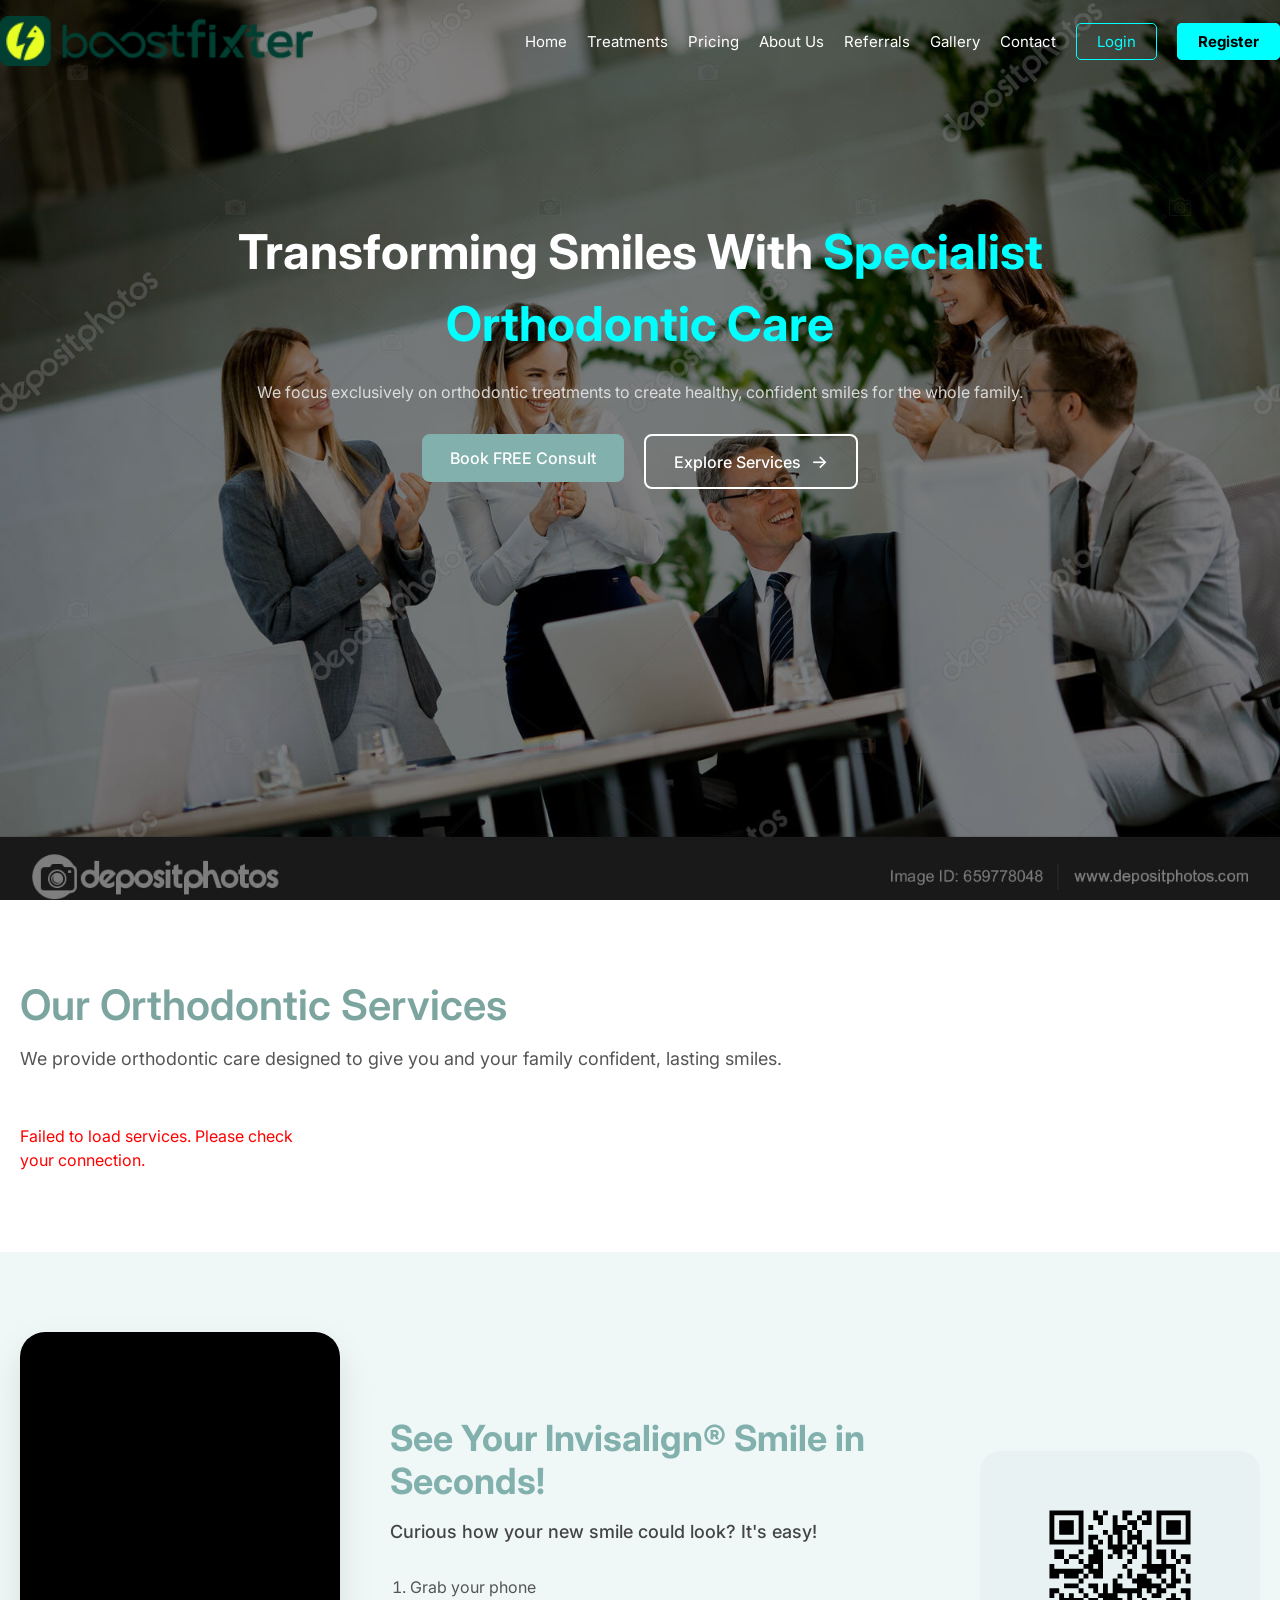
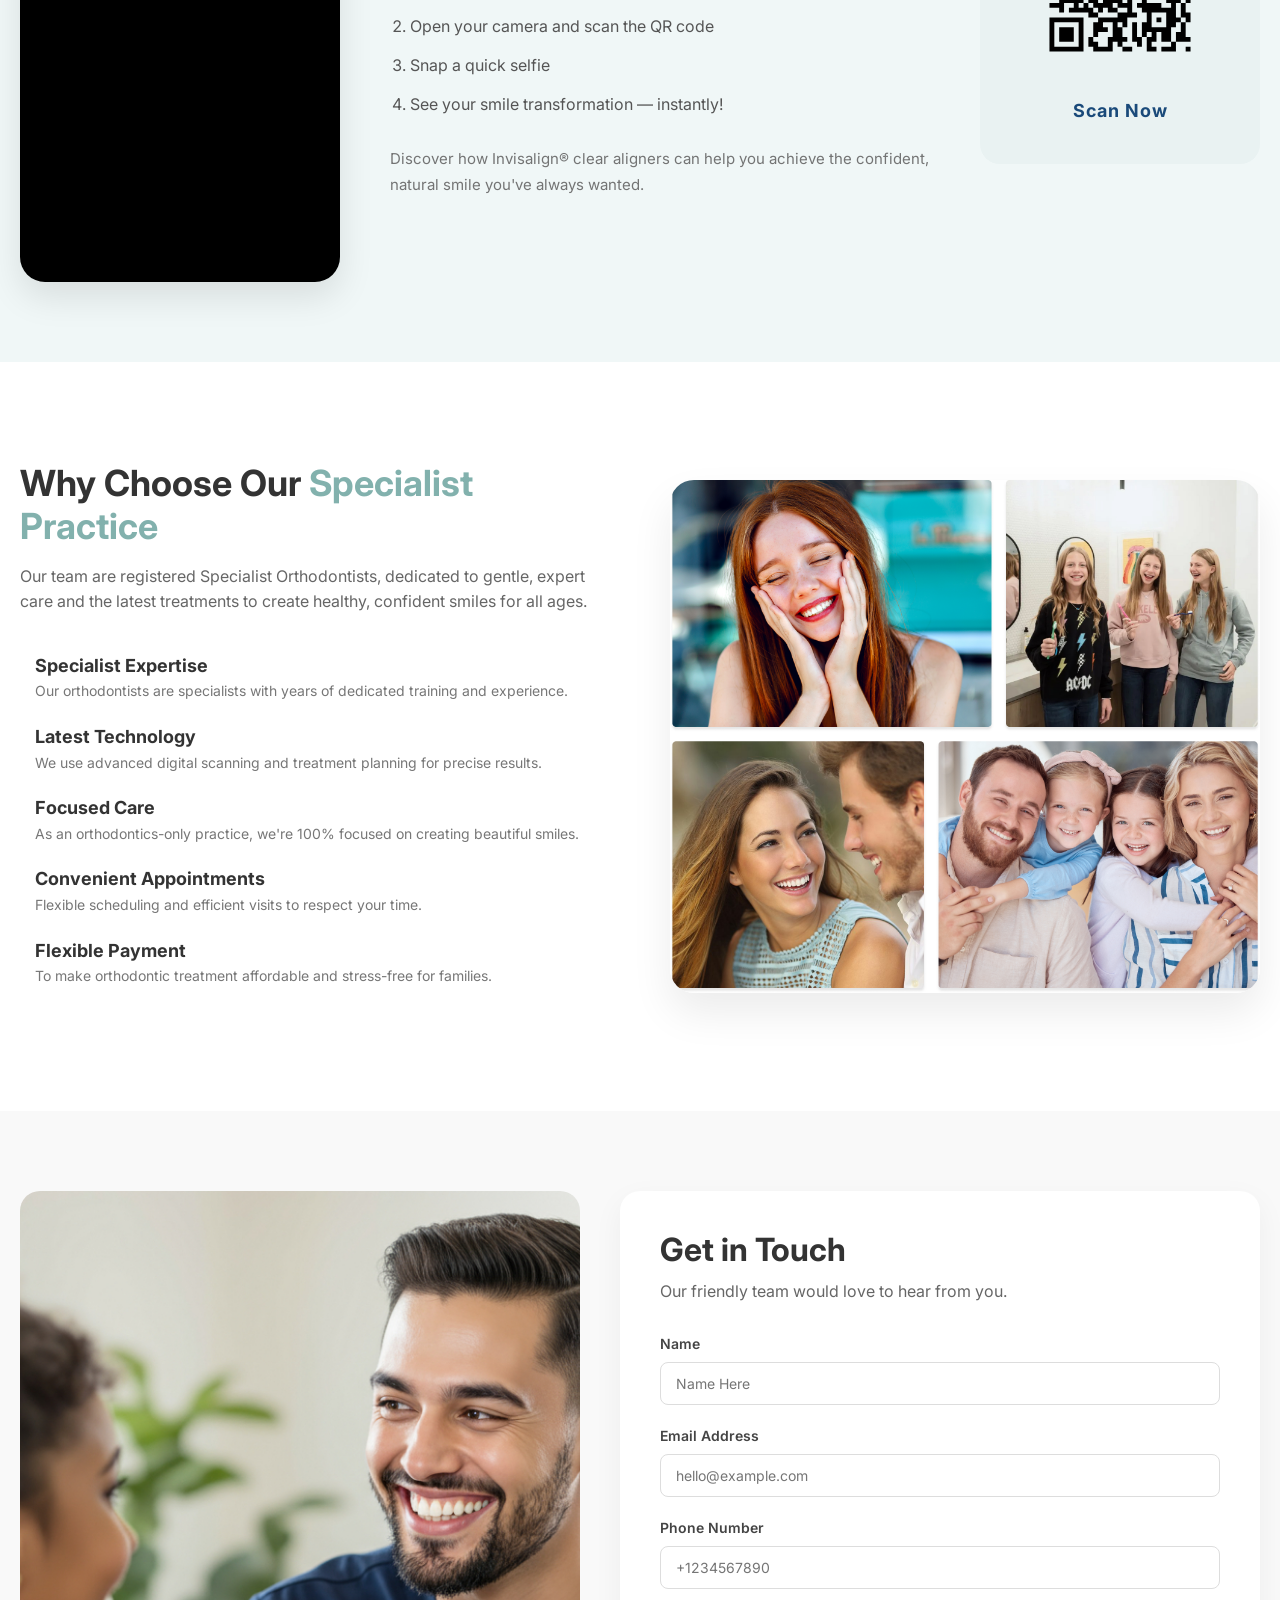
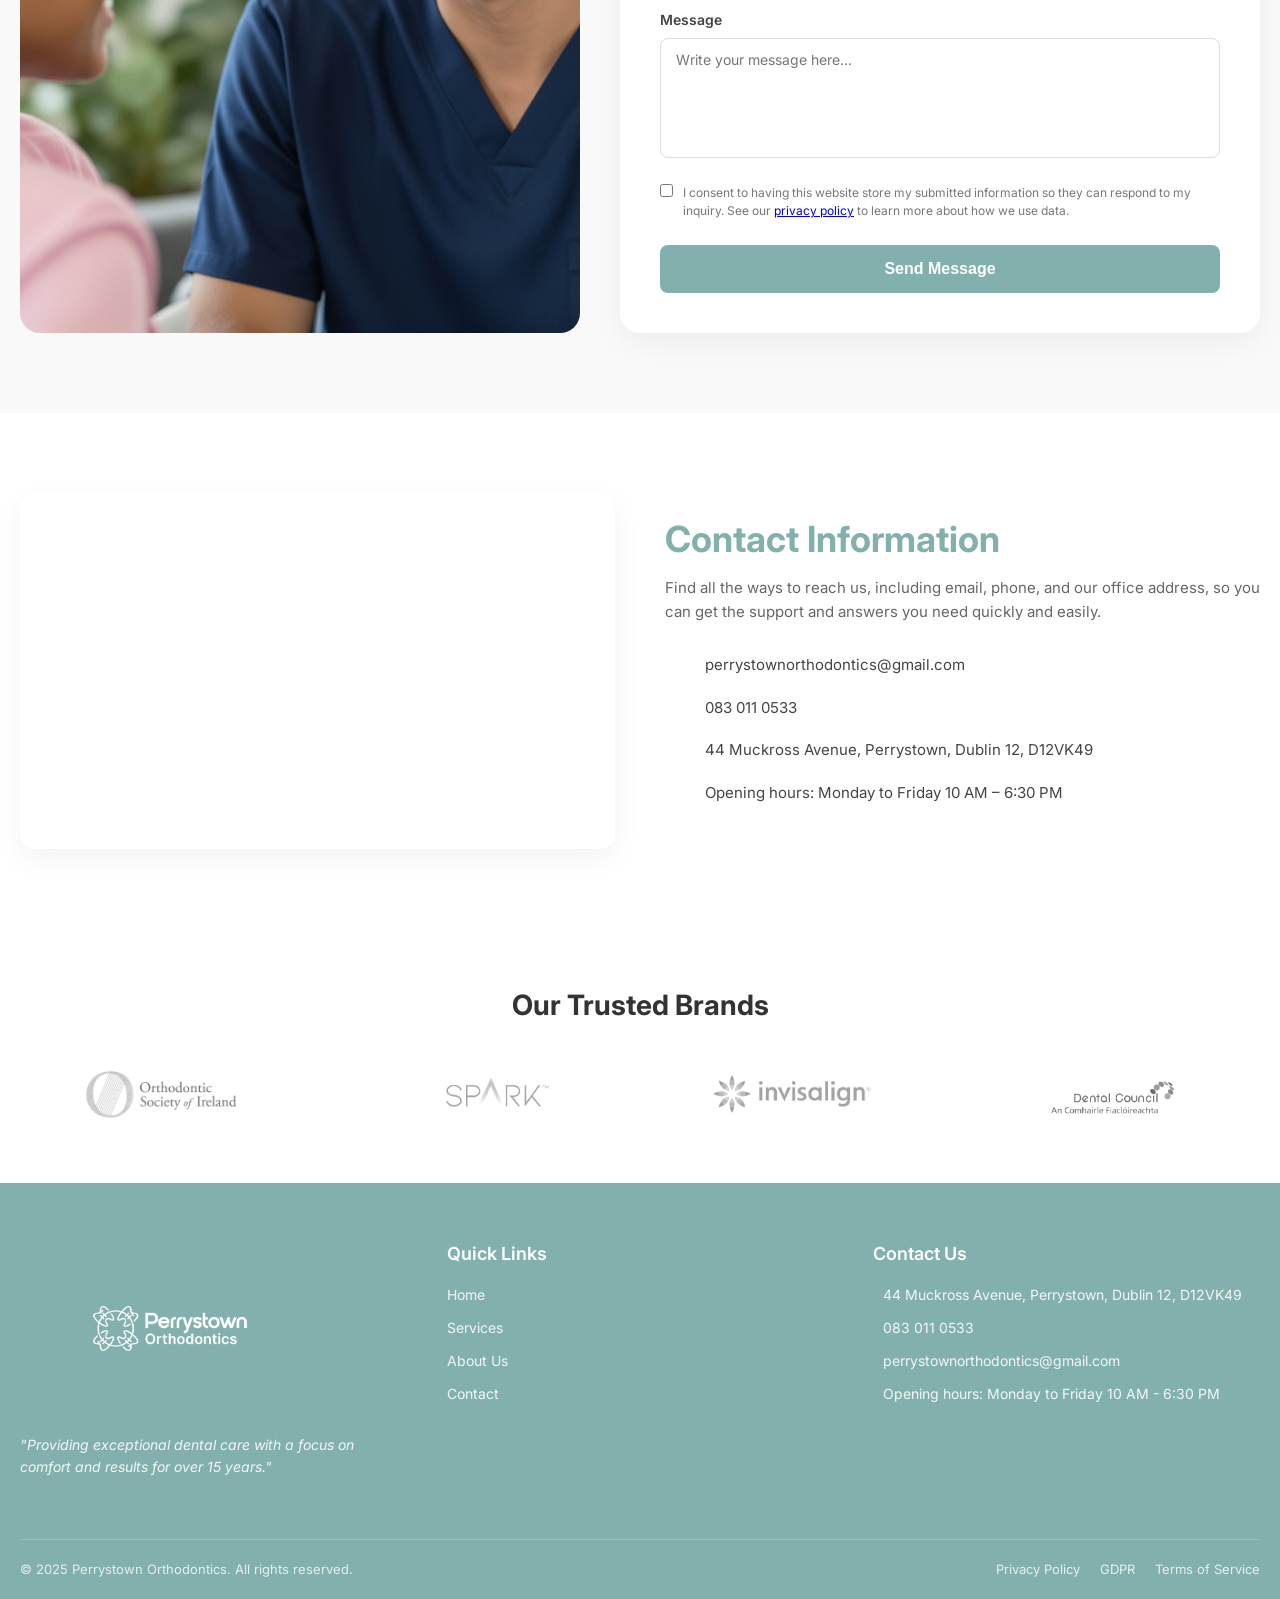
<file: index.html>
<!DOCTYPE html>
<html lang="en">
<head>
    <meta charset="UTF-8">
    <meta name="viewport" content="width=device-width, initial-scale=1.0">
    <title>zero framework</title>
    <link rel="stylesheet" href="/css/style.css"/>
</head>
<body>
<div id="header-placeholder"></div>
    <div id="services"></div>
    <div id="scan-section-placeholder"></div>
    <div id="why-choose-section"></div>
    <div id="touch-section"></div>
    <div id="contact-info-section"></div>
    <div id="brands-section"></div>
    <div id="footer-placeholder"></div>



<script src="js/services-logic.js"></script>
<script src="js/main.js"></script>
</body>
</html>
</file>
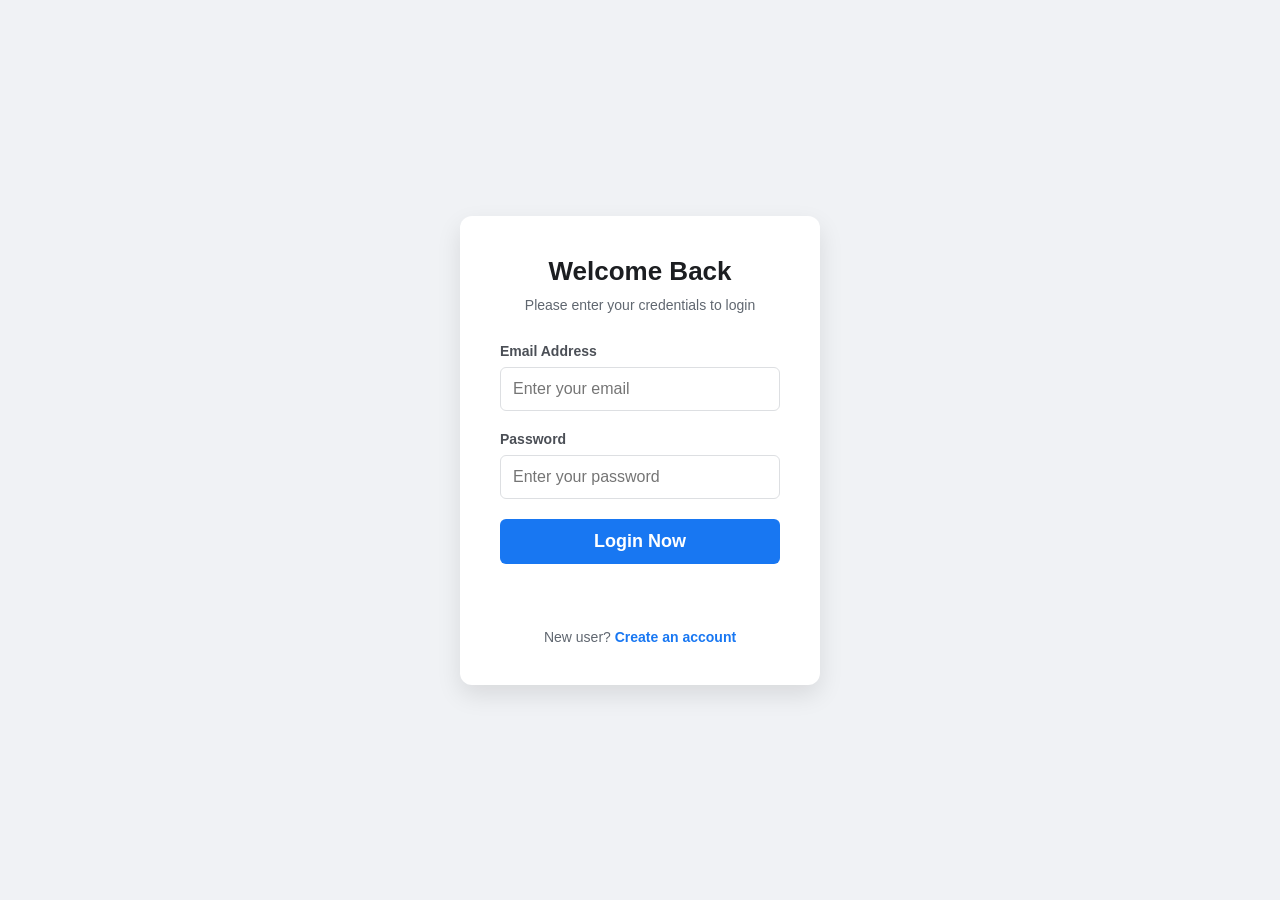
<file: admin-dashboard.html>
<!DOCTYPE html>
<html lang="en">
<head>
    <meta charset="UTF-8">
    <meta name="viewport" content="width=device-width, initial-scale=1.0">
    <title>Admin Dashboard | Manage Services</title>
    <link rel="stylesheet" href="css/admin.css">
</head>
<body>
    <div class="sidebar">
        <h2>Admin Panel</h2>
        <p id="admin-email"></p>
        <button class="logout-btn" onclick="logout()">Logout</button>
    </div>

    <div class="main-content">
        <div class="header">
            <h1>Welcome Admin!</h1>
            <p>Fill out the form below to add a new service.</p>
        </div>

        <div class="form-container">
            <h3>Add New Service</h3>
            <form id="service-form">
                <div class="form-grid">
                    <div class="input-group">
                        <label>Service Name</label>
                        <input type="text" id="serviceName" placeholder="e.g. Web Design" required>
                    </div>
                    <div class="input-group">
                        <label>Service Category</label>
                        <input type="text" id="category" placeholder="e.g. Technology" required>
                    </div>
                    <div class="input-group">
                        <label>Price ($)</label>
                        <input type="number" id="price" placeholder="e.g. 500" required>
                    </div>
                    <div class="input-group">
                        <label>Duration</label>
                        <input type="text" id="duration" placeholder="e.g. 5 Days" required>
                    </div>
                    <div class="input-group">
                        <label>Contact Email</label>
                        <input type="email" id="contactEmail" placeholder="support@mail.com" required>
                    </div>
                    <div class="input-group">
                        <label>Image URL</label>
                        <input type="url" id="imageUrl" placeholder="https://image-link.com" required>
                    </div>
                    <div class="input-group full-width">
                        <label>Service Description</label>
                        <textarea id="description" rows="4" placeholder="Describe the service..." required></textarea>
                    </div>
                </div>
                <button type="submit" class="submit-btn">Add Service</button>
            </form>
            <div id="msg" class="message"></div>
        </div>
    </div>

    <script src="js/admin.js"></script>
</body>
</html>
</file>
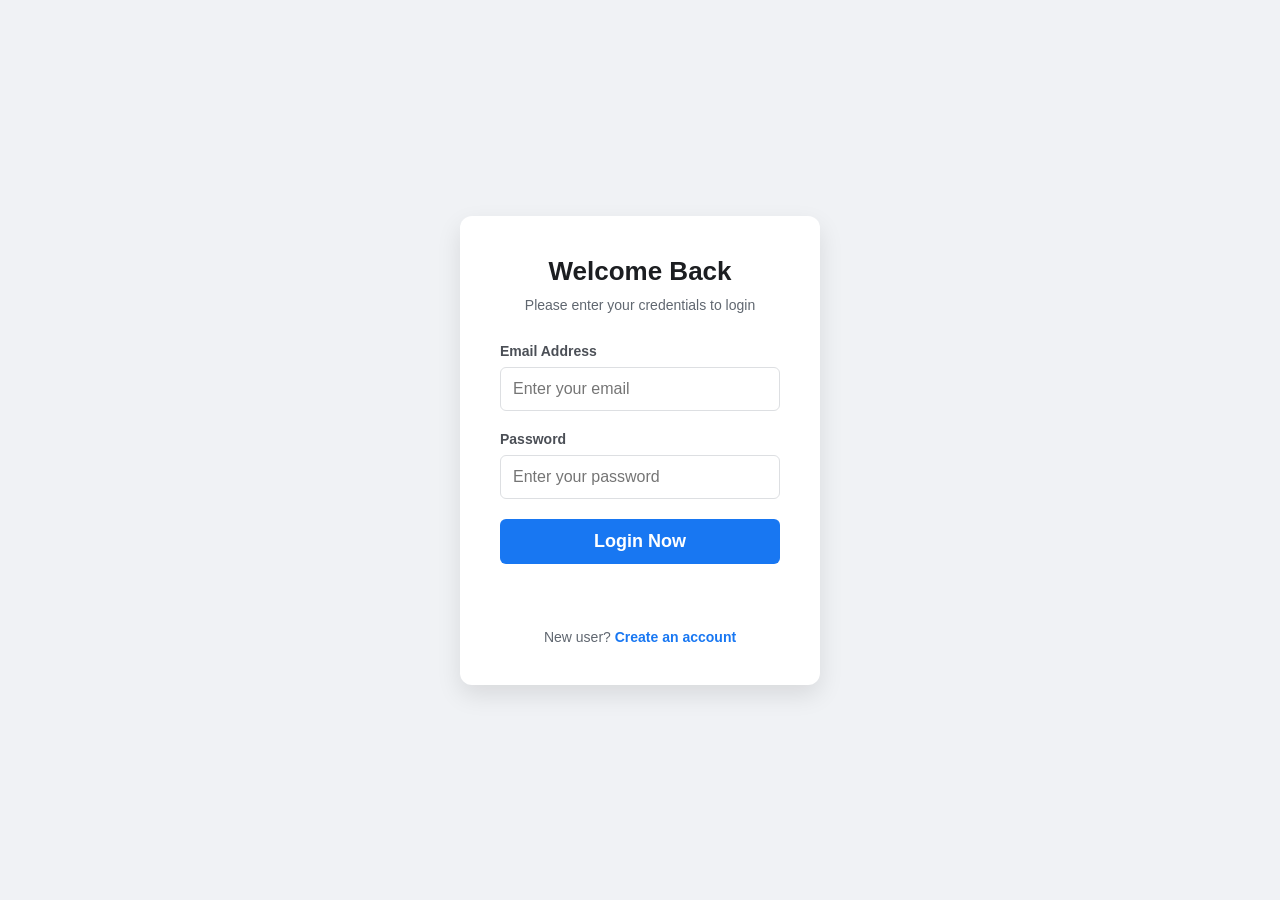
<file: login.html>
<!DOCTYPE html>
<html lang="en">
<head>
    <meta charset="UTF-8">
    <meta name="viewport" content="width=device-width, initial-scale=1.0">
    <title>User Login</title>
    <link rel="stylesheet" href="css/login.css">
</head>
<body>
    <div class="login-container">
        <div class="login-card">
            <h2>Welcome Back</h2>
            <p>Please enter your credentials to login</p>
            
            <form id="login-form">
                <div class="input-group">
                    <label for="email">Email Address</label>
                    <input type="email" id="email" placeholder="Enter your email" required>
                </div>

                <div class="input-group">
                    <label for="password">Password</label>
                    <input type="password" id="password" placeholder="Enter your password" required>
                </div>

                <button type="submit" id="login-btn">Login Now</button>
            </form>

            <div id="msg" class="message"></div>

            <div class="footer-text">
                New user? <a href="register.html">Create an account</a>
            </div>
        </div>
    </div>

    <script src="js/auth.js"></script>
</body>
</html>
</file>
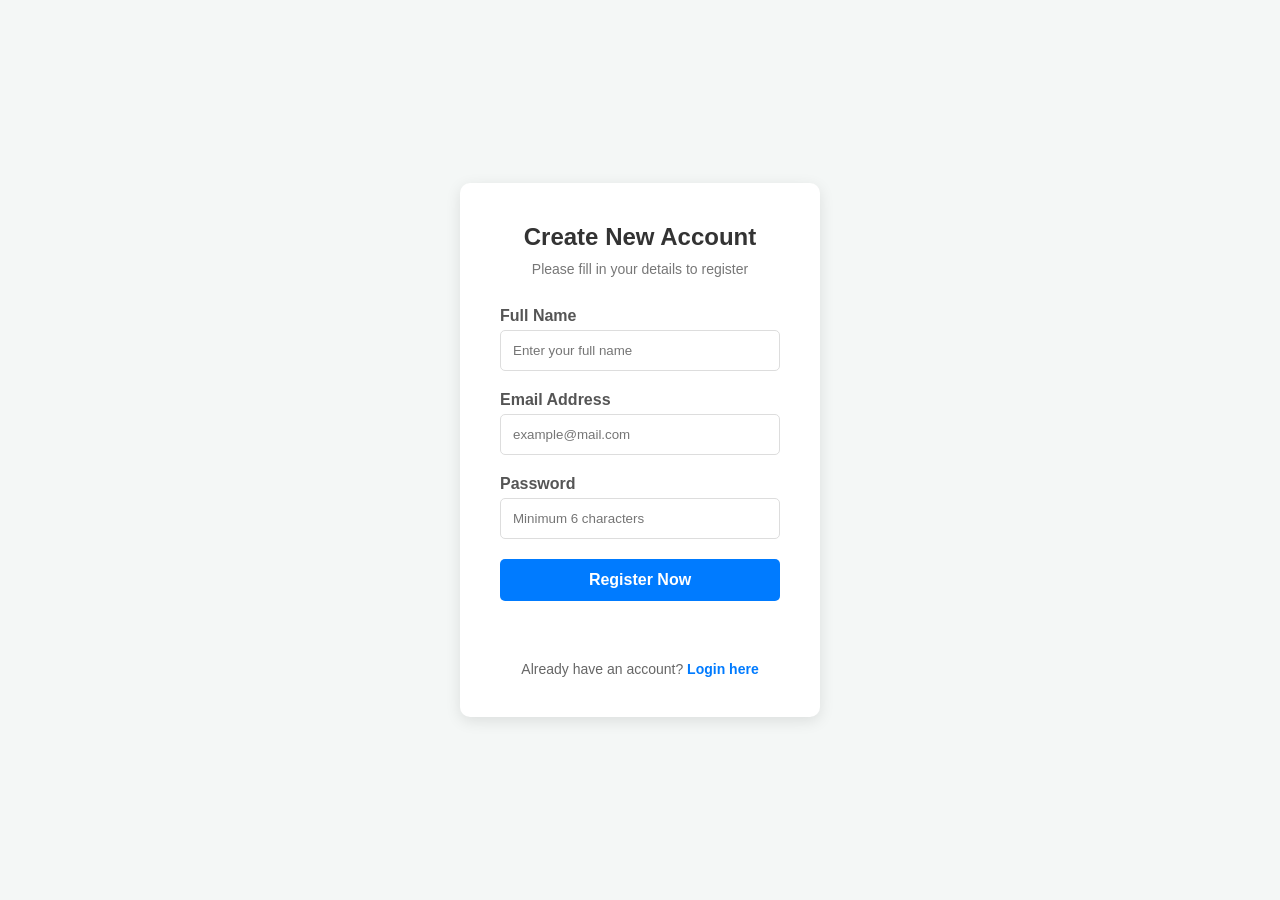
<file: register.html>
<!DOCTYPE html>
<html lang="en">
<head>
    <meta charset="UTF-8">
    <meta name="viewport" content="width=device-width, initial-scale=1.0">
    <title>User Registration</title>
    <link rel="stylesheet" href="css/register.css">
</head>
<body>
    <div class="register-container">
        <div class="register-card">
            <h2>Create New Account</h2>
            <p>Please fill in your details to register</p>
            
            <form id="reg-form">
                <div class="input-group">
                    <label for="name">Full Name</label>
                    <input type="text" id="name" placeholder="Enter your full name" required>
                </div>

                <div class="input-group">
                    <label for="email">Email Address</label>
                    <input type="email" id="email" placeholder="example@mail.com" required>
                </div>

                <div class="input-group">
                    <label for="password">Password</label>
                    <input type="password" id="password" placeholder="Minimum 6 characters" required>
                </div>

                <button type="submit" id="reg-btn">Register Now</button>
            </form>

            <div id="msg" class="message"></div>

            <div class="footer-text">
                Already have an account? <a href="login.html">Login here</a>
            </div>
        </div>
    </div>

    <script src="js/auth.js"></script>
</body>
</html>
</file>
<file: css/style.css>
@import url('header.css');
@import url('footer.css');
@import url('components.css');
@import url('footer.css');
@import url('brands.css');
@import url('contact.css');
@import url('touch.css');
@import url('why-choose.css');
@import url('invisalign-scan.css');
@import url('services.css');
/* google fornt inter  */
@import url('https://fonts.googleapis.com/css2?family=Inter:wght@300;400;500;600;700&display=swap');

:root {
    --primary-font: 'Inter', sans-serif;
}

/* full web site er jonno */
* {
    margin: 0;
    padding: 0;
    box-sizing: border-box;
}

/* full project a fornt use*/
body {
    font-family: var(--primary-font);
    -webkit-font-smoothing: antialiased; 
    -moz-osx-font-smoothing: grayscale;
    color: var(--text-main);
    background-color: var(--bg-light);
    line-height: 1.5;
  
}

/* ৫. coustom heding */
h1, h2, h3, h4, h5, h6 {
    font-weight: 700; 
    line-height: 1.2;
}

p {
    font-weight: 400; 
}
.text-white{
    color: white;
}
.width {
max-width: 1280px; 
  width: 100%;       
  margin: 0 auto;  
}
.main-title{
    font-size: 48px;          
    font-weight: 700;        
    line-height: 1.5;         
}
.smole-text {
    font-size: 16px;
    font-weight: 400;
    line-height: 1.5;
    color: #E7E7E7;
}
</file>
<file: css/admin.css>
/* css/admin.css */
* { margin: 0; padding: 0; box-sizing: border-box; font-family: 'Segoe UI', sans-serif; }

body { display: flex; background-color: #f0f2f5; min-height: 100vh; }

/* Sidebar */
.sidebar { width: 250px; background: #2c3e50; color: white; padding: 30px 20px; position: fixed; height: 100vh; }
.sidebar h2 { margin-bottom: 20px; border-bottom: 1px solid #34495e; padding-bottom: 10px; }
.logout-btn { background: #e74c3c; color: white; border: none; padding: 10px; width: 100%; border-radius: 5px; cursor: pointer; margin-top: 20px; font-weight: bold; }

/* Main Content */
.main-content { margin-left: 250px; padding: 40px; width: calc(100% - 250px); }
.header { margin-bottom: 30px; }

/* Form Card */
.form-container { background: white; padding: 30px; border-radius: 12px; box-shadow: 0 4px 12px rgba(0,0,0,0.05); }
.form-grid { display: grid; grid-template-columns: 1fr 1fr; gap: 20px; }
.full-width { grid-column: span 2; }

.input-group label { display: block; margin-bottom: 8px; font-weight: 600; color: #555; }
.input-group input, .input-group textarea { width: 100%; padding: 12px; border: 1px solid #ddd; border-radius: 6px; font-size: 15px; outline: none; }
.input-group input:focus { border-color: #3498db; }

.submit-btn { margin-top: 20px; padding: 15px 30px; background: #27ae60; color: white; border: none; border-radius: 6px; cursor: pointer; font-size: 16px; font-weight: bold; transition: 0.3s; }
.submit-btn:hover { background: #219150; }

.message { margin-top: 15px; font-weight: 500; }
@media screen and (max-width: 992px) {
    .sidebar {
        width: 200px;
        padding: 20px 15px;
    }
    .main-content {
        margin-left: 200px;
        width: calc(100% - 200px);
        padding: 30px;
    }
    .form-grid {
        grid-template-columns: 1fr; 
    }
    .full-width {
        grid-column: span 1;
    }
}

@media screen and (max-width: 768px) {
    body {
        flex-direction: column;
    }
    .sidebar {
        width: 100%;
        height: auto;
        position: relative;
        padding: 20px;
        text-align: center;
    }
    .sidebar h2 {
        margin-bottom: 10px;
    }
    .logout-btn {
        width: auto;
        padding: 8px 25px;
        margin-top: 10px;
    }
    .main-content {
        margin-left: 0;
        width: 100%;
        padding: 20px;
    }
    .form-container {
        padding: 20px;
    }
    .header h1 {
        font-size: 24px;
    }
}

@media screen and (max-width: 480px) {
    .header h1 {
        font-size: 20px;
    }
    .submit-btn {
        width: 100%; 
    }
}
</file>
<file: css/login.css>
/* css/login.css */

* {
    margin: 0;
    padding: 0;
    box-sizing: border-box;
    font-family: 'Segoe UI', Tahoma, Geneva, Verdana, sans-serif;
}

body {
    background-color: #f0f2f5;
    display: flex;
    justify-content: center;
    align-items: center;
    height: 100vh;
}

.login-container {
    width: 100%;
    max-width: 400px;
    padding: 20px;
}

.login-card {
    background: #ffffff;
    padding: 40px;
    border-radius: 12px;
    box-shadow: 0 10px 25px rgba(0, 0, 0, 0.1);
}

.login-card h2 {
    color: #1c1e21;
    margin-bottom: 10px;
    text-align: center;
    font-size: 26px;
}

.login-card p {
    color: #606770;
    font-size: 14px;
    text-align: center;
    margin-bottom: 30px;
}

.input-group {
    margin-bottom: 20px;
}

.input-group label {
    display: block;
    margin-bottom: 8px;
    color: #4b4f56;
    font-weight: 600;
    font-size: 14px;
}

.input-group input {
    width: 100%;
    padding: 12px;
    border: 1px solid #dddfe2;
    border-radius: 6px;
    outline: none;
    font-size: 16px;
    transition: 0.3s;
}

.input-group input:focus {
    border-color: #1877f2;
    box-shadow: 0 0 0 2px #e7f3ff;
}

button {
    width: 100%;
    padding: 12px;
    background-color: #1877f2;
    color: #fff;
    border: none;
    border-radius: 6px;
    font-size: 18px;
    font-weight: 600;
    cursor: pointer;
    transition: 0.2s;
}

button:hover {
    background-color: #166fe5;
}

.message {
    margin-top: 20px;
    text-align: center;
    font-size: 14px;
    font-weight: 500;
    min-height: 20px;
}

.footer-text {
    margin-top: 25px;
    text-align: center;
    font-size: 14px;
    color: #606770;
}

.footer-text a {
    color: #1877f2;
    text-decoration: none;
    font-weight: 600;
}

.footer-text a:hover {
    text-decoration: underline;
}
</file>
<file: css/register.css>
/* css/register.css */

* {
    margin: 0;
    padding: 0;
    box-sizing: border-box;
    font-family: 'Segoe UI', Tahoma, Geneva, Verdana, sans-serif;
}

body {
    background-color: #f4f7f6;
    display: flex;
    justify-content: center;
    align-items: center;
    height: 100vh;
}

.register-container {
    width: 100%;
    max-width: 400px;
    padding: 20px;
}

.register-card {
    background: #fff;
    padding: 40px;
    border-radius: 10px;
    box-shadow: 0 4px 15px rgba(0, 0, 0, 0.1);
}

.register-card h2 {
    color: #333;
    margin-bottom: 10px;
    text-align: center;
}

.register-card p {
    color: #777;
    font-size: 14px;
    text-align: center;
    margin-bottom: 30px;
}

.input-group {
    margin-bottom: 20px;
}

.input-group label {
    display: block;
    margin-bottom: 5px;
    color: #555;
    font-weight: 600;
}

.input-group input {
    width: 100%;
    padding: 12px;
    border: 1px solid #ddd;
    border-radius: 5px;
    outline: none;
    transition: 0.3s;
}

.input-group input:focus {
    border-color: #007bff;
}

button {
    width: 100%;
    padding: 12px;
    background-color: #007bff;
    color: white;
    border: none;
    border-radius: 5px;
    font-size: 16px;
    font-weight: 600;
    cursor: pointer;
    transition: 0.3s;
}

button:hover {
    background-color: #0056b3;
}

.message {
    margin-top: 20px;
    text-align: center;
    font-size: 14px;
    min-height: 20px;
}

.footer-text {
    margin-top: 20px;
    text-align: center;
    font-size: 14px;
    color: #666;
}

.footer-text a {
    color: #007bff;
    text-decoration: none;
    font-weight: 600;
}

.footer-text a:hover {
    text-decoration: underline;
}
</file>
